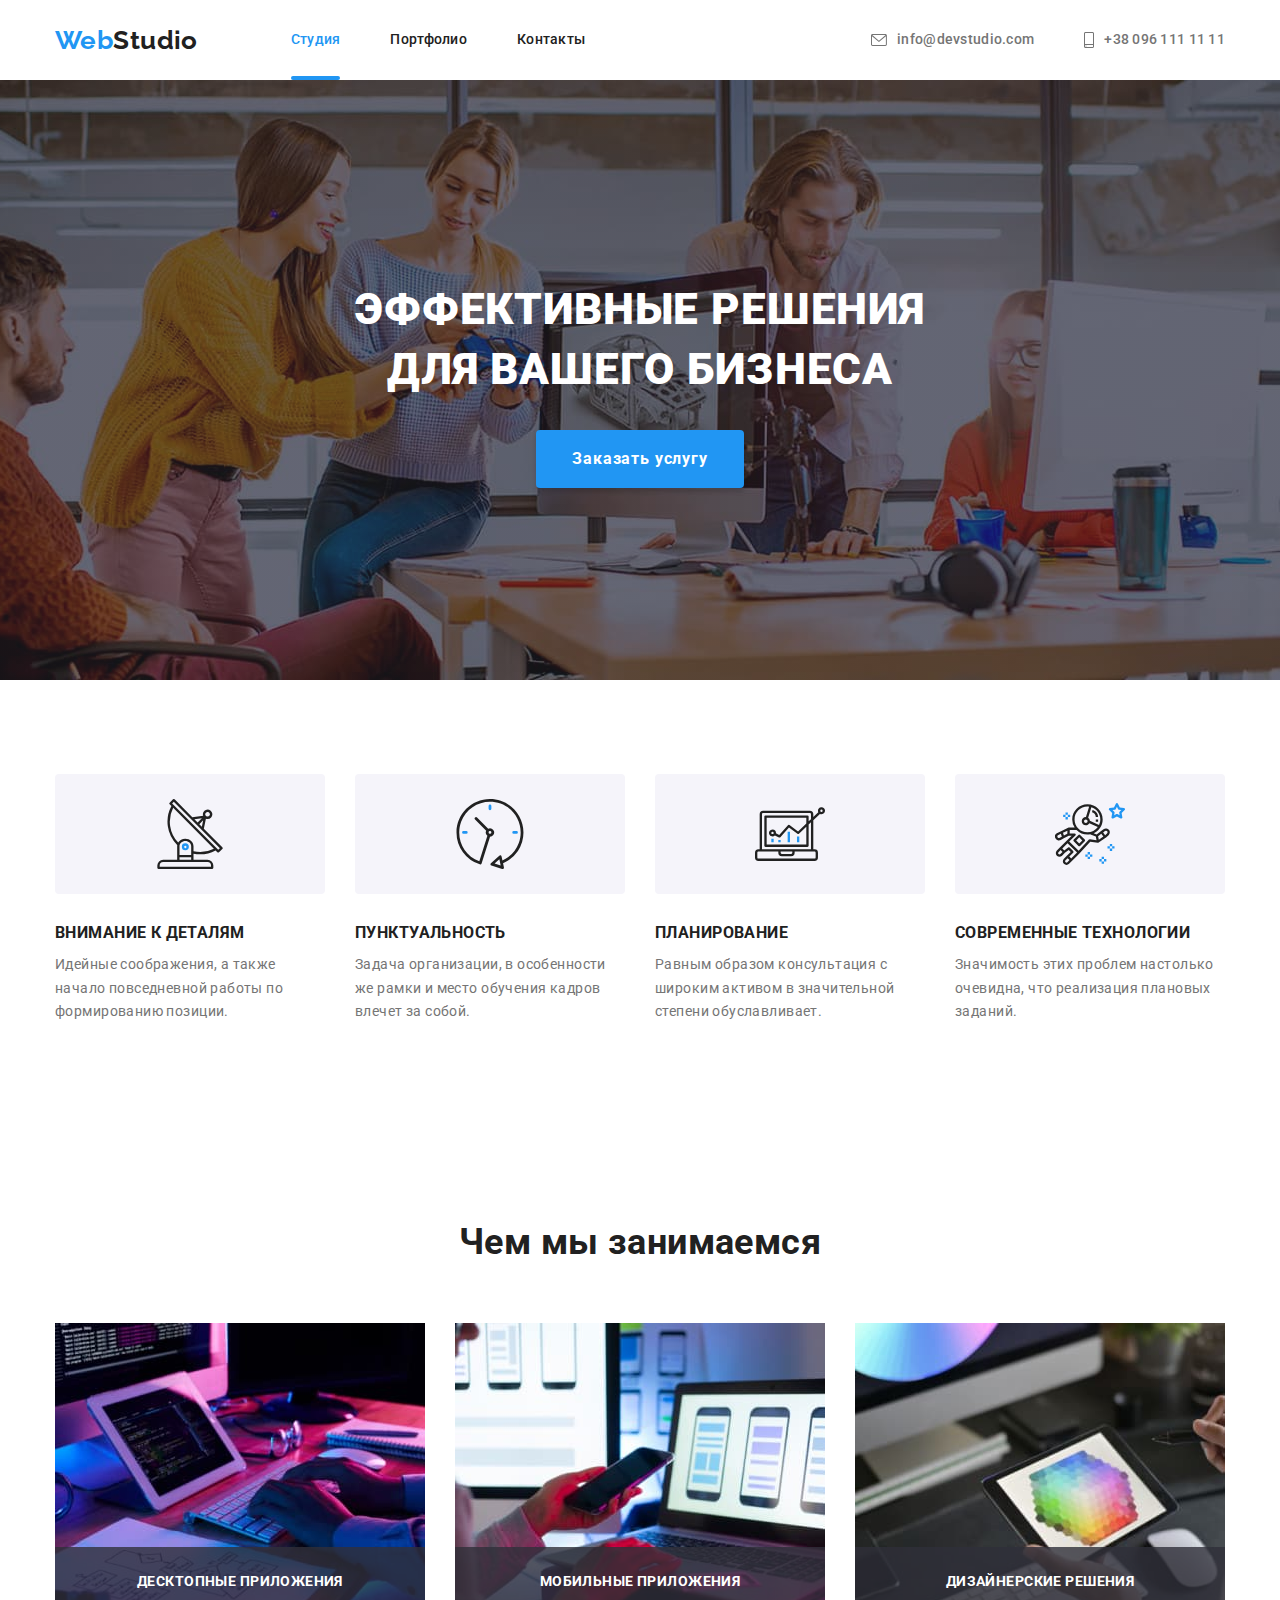
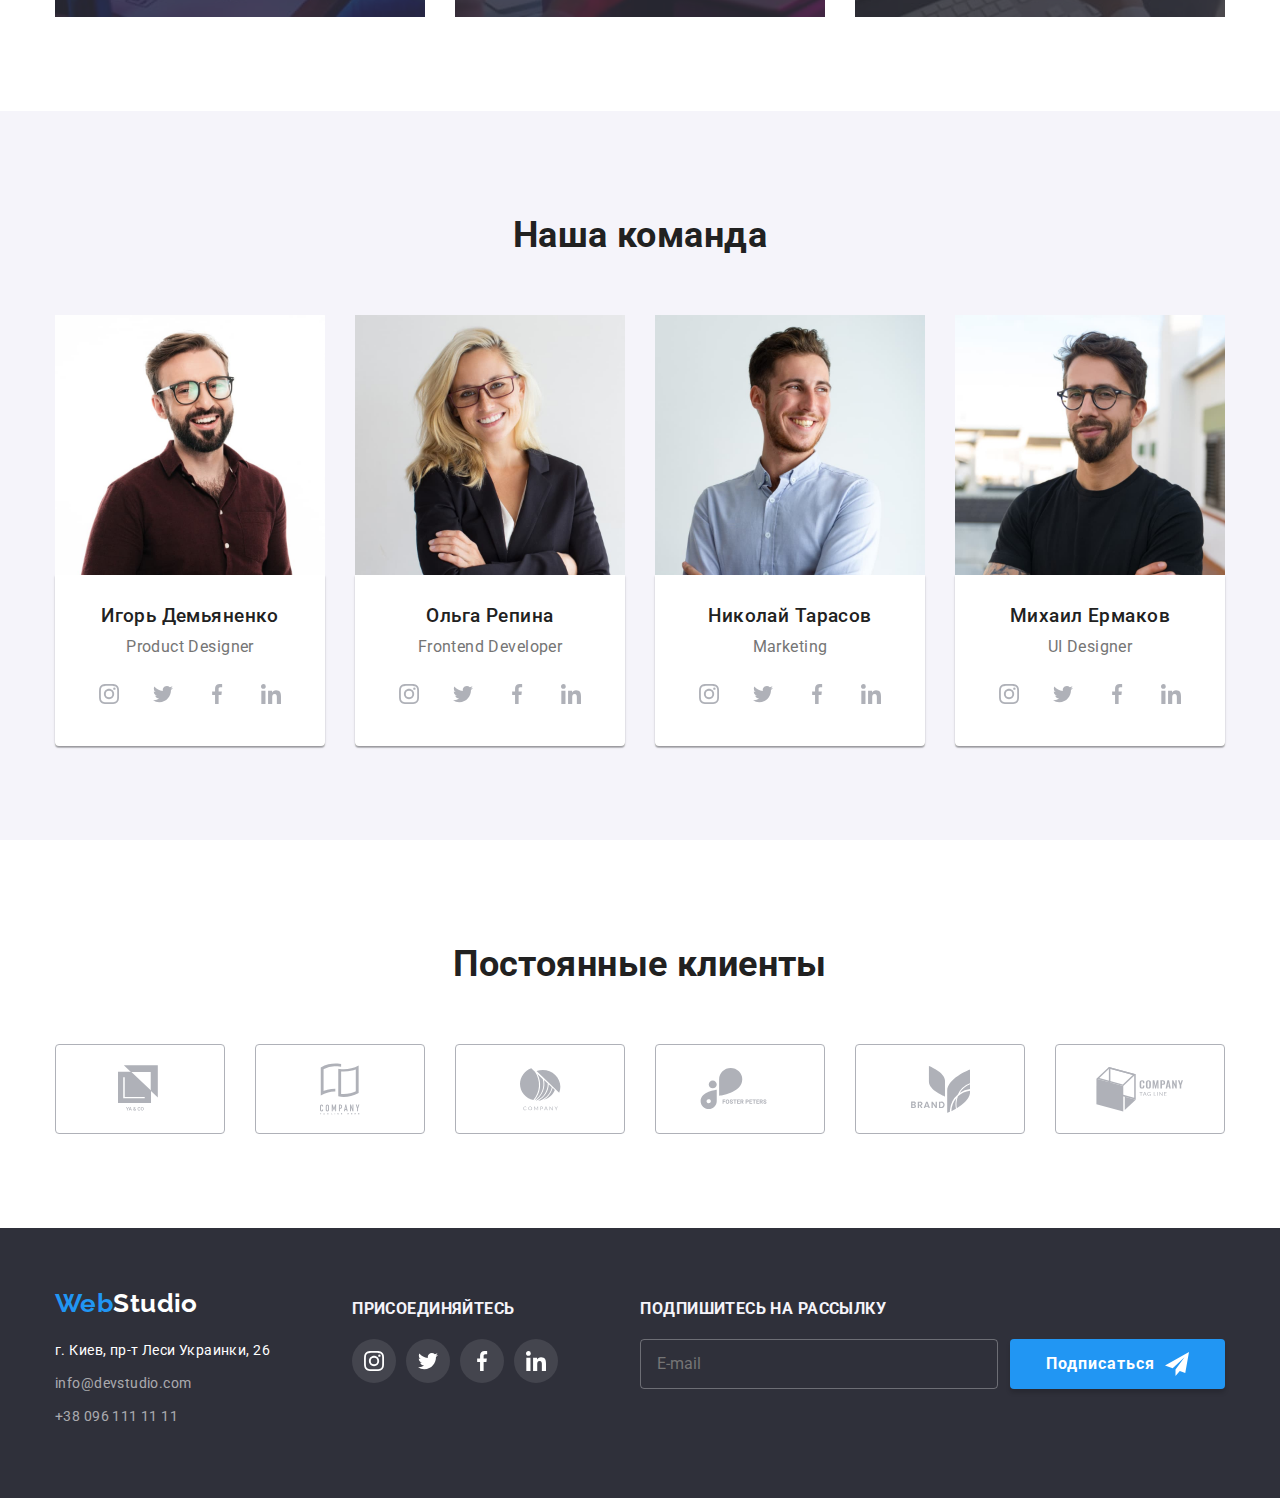
<file: index.html>
<!DOCTYPE html>
<html lang="ru">
  <head>
    <meta charset="UTF-8" />
    <meta name="viewport" content="width=device-width, initial-scale=1.0" />
    <title>Студия WebStudio</title>
    <link rel="preconnect" href="https://fonts.gstatic.com" />
    <link
      href="https://fonts.googleapis.com/css2?family=Raleway:wght@700&family=Roboto:wght@400;500;700;900&display=swap"
      rel="stylesheet"
    />
    <link
      rel="stylesheet"
      href="https://cdnjs.cloudflare.com/ajax/libs/modern-normalize/1.0.0/modern-normalize.min.css"
    />
    <!-- <link rel="stylesheet" href="./css/styles.css" /> -->
    <link rel="stylesheet" href="./css/main.min.css" />
  </head>

  <body>
    <!--Шапка страницы-->
    <header class="header">
      <div class="container navigation">
        <nav class="site-nav">
          <a class="logo link" href="./index.html"
            ><span class="logo-path">Web</span>Studio</a
          >
          <ul class="list nav-pages">
            <li class="item">
              <a class="link current" href="./index.html">Студия</a>
            </li>
            <li class="item">
              <a class="link" href="./portfolio.html">Портфолио</a>
            </li>
            <li class="item">
              <a class="link" href="#">Контакты</a>
            </li>
          </ul>
        </nav>
        <ul class="list header-connection">
          <li class="item">
            <a class="connection link" href="mailto:info@devstudio.com">
              <svg class="icon email" width="16" height="12">
                <use href="./images/main/sprite-icons.svg#icon-envelope"></use>
              </svg>
              info@devstudio.com</a
            >
          </li>
          <li class="item">
            <a class="connection link" href="tel:+380961111111">
              <svg class="icon telephone" width="10" height="16">
                <use
                  href="./images/main/sprite-icons.svg#icon-smartphone"
                ></use>
              </svg>
              +38 096 111 11 11</a
            >
          </li>
        </ul>
      </div>
    </header>
    <!--/Шапка страницы-->

    <main>
      <!--Девиз-->
      <section class="slogan">
        <div class="container">
          <h1 class="slogan-title">Эффективные решения для вашего бизнеса</h1>
          <a class="button-primary link" data-modal-open href="#"
            >Заказать услугу</a
          >
        </div>
      </section>
      <div class="modal-backdrop is-hidden" data-modal>
        <div class="modal-window">
          <button type="button" class="modal-button" data-modal-close>
            <svg width="18" height="18">
              <use href="./images/main/sprite-icons.svg#icon-closebutton"></use>
            </svg>
          </button>
          <form class="form" autocomplete="off">
            <h3 class="form-title">Оставьте свои данные, мы вам перезвоним</h3>
            <div role="group" class="form-item">
              <label class="form-label">
                <span class="form-subtitle">Имя</span>
                <input
                  type="text"
                  name="user-name"
                  class="form-field form-accent"
                  autofocus
                  required
                />
                <svg class="form-icon icon">
                  <use
                    href="./images/main/sprite-icons.svg#icon-form-person"
                  ></use>
                </svg>
              </label>
            </div>
            <div role="group" class="form-item">
              <label class="form-label"
                ><span class="form-subtitle">Телефон</span>
                <input
                  type="tel"
                  name="user-telephone"
                  class="form-field form-accent"
                  required
                />
                <svg class="form-icon icon">
                  <use
                    href="./images/main/sprite-icons.svg#icon-form-phone"
                  ></use>
                </svg>
              </label>
            </div>
            <div role="group" class="form-item">
              <label class="form-label"
                ><span class="form-subtitle">Почта</span
                ><input
                  type="email"
                  name="user-mail"
                  class="form-field form-accent"
                  required
                />
                <svg class="form-icon icon">
                  <use
                    href="./images/main/sprite-icons.svg#icon-form-email"
                  ></use>
                </svg>
              </label>
            </div>
            <div role="group" class="form-item form-comment">
              <label class="form-label">
                <span class="form-subtitle">Комментарий</span
                ><textarea
                  name="comment"
                  placeholder="Введите текст"
                  class="comment-field form-accent"
                ></textarea>
              </label>
            </div>
            <div role="group" class="form-agreement">
              <label class="agreement"
                ><input
                  type="checkbox"
                  name="user-agreement"
                  class="agree-checkbox"
                  required
                />
                <span class="checkbox-icon"></span>
                <span
                  >Соглашаюсь с рассылкой и принимаю
                  <a href="#" class="agreement-link">Условия договора</a></span
                >
              </label>
            </div>
            <button type="submit" value="Отправить" class="button-primary">
              Отправить
            </button>
          </form>
        </div>
      </div>
      <!--/Девиз-->

      <!--Наши преимущества-->
      <section class="advantages section-padding">
        <div class="container">
          <h2 hidden class="title">Наши преимущества</h2>
          <ul class="advantages-catalog list">
            <li class="advantage-item">
              <div class="advantage-icon-background">
                <svg width="70" height="70">
                  <use href="./images/main/sprite-icons.svg#icon-antenna"></use>
                </svg>
              </div>

              <h3 class="advantages-title">Внимание к деталям</h3>
              <p class="advantages-text">
                Идейные соображения, а также начало повседневной работы по
                формированию позиции.
              </p>
            </li>
            <li class="advantage-item">
              <div class="advantage-icon-background">
                <svg width="70" height="70">
                  <use href="./images/main/sprite-icons.svg#icon-clock"></use>
                </svg>
              </div>
              <h3 class="advantages-title">Пунктуальность</h3>
              <p class="advantages-text">
                Задача организации, в особенности же рамки и место обучения
                кадров влечет за собой.
              </p>
            </li>
            <li class="advantage-item">
              <div class="advantage-icon-background">
                <svg width="70" height="70">
                  <use href="./images/main/sprite-icons.svg#icon-diagram"></use>
                </svg>
              </div>
              <h3 class="advantages-title">Планирование</h3>
              <p class="advantages-text">
                Равным образом консультация с широким активом в значительной
                степени обуславливает.
              </p>
            </li>
            <li class="advantage-item">
              <div class="advantage-icon-background">
                <svg width="70" height="70">
                  <use
                    href="./images/main/sprite-icons.svg#icon-astronaut"
                  ></use>
                </svg>
              </div>
              <h3 class="advantages-title">Современные технологии</h3>
              <p class="advantages-text">
                Значимость этих проблем настолько очевидна, что реализация
                плановых заданий.
              </p>
            </li>
          </ul>
        </div>
      </section>
      <!--/Наши преимущества-->

      <!--Наши услуги-->
      <section class="services section-padding">
        <div class="container">
          <h2 class="title">Чем мы занимаемся</h2>
          <ul class="list">
            <li class="our-service">
              <img
                class="service-foto"
                src="./images/main/coding.jpg"
                alt="Пишем код страницы"
                width="370"
                height="294"
              />
              <p class="service-description">Десктопные приложения</p>
            </li>
            <li class="our-service">
              <img
                class="service-foto"
                src="./images/main/adaptation.jpg"
                alt="Адаптируем под разные устройства"
                width="370"
                height="294"
              />
              <p class="service-description">Мобильные приложения</p>
            </li>
            <li class="our-service">
              <img
                class="service-foto"
                src="./images/main/design.jpg"
                alt="Создаем дизайн"
                width="370"
                height="294"
              />
              <p class="service-description">Дизайнерские решения</p>
            </li>
          </ul>
        </div>
      </section>
      <!--/Наши услуги-->

      <!--Наша команда-->
      <section class="team section-padding">
        <div class="container">
          <h2 class="title">Наша команда</h2>
          <ul class="list members-of-team">
            <li class="team-card">
              <img
                class="team-foto"
                src="./images/main/igor-d.jpg"
                alt="фото Игорь Демьяненко"
                width="270"
                height="260"
              />
              <div class="member-content">
                <h3 class="team-member">Игорь Демьяненко</h3>
                <p lang="en" class="team-specialization">Product Designer</p>
                <ul class="social-network-list list">
                  <li class="social-network">
                    <a
                      href="#"
                      class="social-link"
                      aria-label="иконка Инстаграм"
                    >
                      <svg class="icon social-icon" width="20" height="20">
                        <use
                          href="./images/main/sprite-icons.svg#icon-instagram"
                        ></use>
                      </svg>
                    </a>
                  </li>
                  <li class="social-network">
                    <a href="#" class="social-link" aria-label="иконка Твиттер">
                      <svg class="icon social-icon" width="20" height="20">
                        <use
                          href="./images/main/sprite-icons.svg#icon-twitter"
                        ></use>
                      </svg>
                    </a>
                  </li>
                  <li class="social-network">
                    <a href="#" class="social-link" aria-label="иконка Фейсбук">
                      <svg class="icon social-icon" width="20" height="20">
                        <use
                          href="./images/main/sprite-icons.svg#icon-facebook"
                        ></use>
                      </svg>
                    </a>
                  </li>
                  <li class="social-network">
                    <a
                      href="#"
                      class="social-link"
                      aria-label="иконка ЛинкедИн"
                    >
                      <svg class="icon social-icon" width="20" height="20">
                        <use
                          href="./images/main/sprite-icons.svg#icon-linkedin"
                        ></use>
                      </svg>
                    </a>
                  </li>
                </ul>
              </div>
            </li>
            <li class="team-card">
              <img
                class="team-foto"
                src="./images/main/olga-r.jpg"
                alt="фото Ольга Репина"
                width="270"
                height="260"
              />
              <div class="member-content">
                <h3 class="team-member">Ольга Репина</h3>
                <p lang="en" class="team-specialization">Frontend Developer</p>
                <ul class="social-network-list list">
                  <li class="social-network">
                    <a
                      href="#"
                      class="social-link"
                      aria-label="иконка Инстаграм"
                    >
                      <svg class="icon social-icon" width="20" height="20">
                        <use
                          href="./images/main/sprite-icons.svg#icon-instagram"
                        ></use>
                      </svg>
                    </a>
                  </li>
                  <li class="social-network">
                    <a href="#" class="social-link" aria-label="иконка Твиттер">
                      <svg class="icon social-icon" width="20" height="20">
                        <use
                          href="./images/main/sprite-icons.svg#icon-twitter"
                        ></use>
                      </svg>
                    </a>
                  </li>
                  <li class="social-network">
                    <a href="#" class="social-link" aria-label="иконка Фейсбук">
                      <svg class="icon social-icon" width="20" height="20">
                        <use
                          href="./images/main/sprite-icons.svg#icon-facebook"
                        ></use>
                      </svg>
                    </a>
                  </li>
                  <li class="social-network">
                    <a
                      href="#"
                      class="social-link"
                      aria-label="иконка ЛинкедИн"
                    >
                      <svg class="icon social-icon" width="20" height="20">
                        <use
                          href="./images/main/sprite-icons.svg#icon-linkedin"
                        ></use>
                      </svg>
                    </a>
                  </li>
                </ul>
              </div>
            </li>
            <li class="team-card">
              <img
                class="team-foto"
                src="./images/main/nicolay-t.jpg"
                alt="фото Николай Тарасов"
                width="270"
                height="260"
              />
              <div class="member-content">
                <h3 class="team-member">Николай Тарасов</h3>
                <p lang="en" class="team-specialization">Marketing</p>
                <ul class="social-network-list list">
                  <li class="social-network">
                    <a
                      href="#"
                      class="social-link"
                      aria-label="иконка Инстаграм"
                    >
                      <svg class="icon social-icon" width="20" height="20">
                        <use
                          href="./images/main/sprite-icons.svg#icon-instagram"
                        ></use>
                      </svg>
                    </a>
                  </li>
                  <li class="social-network">
                    <a href="#" class="social-link" aria-label="иконка Твиттер">
                      <svg class="icon social-icon" width="20" height="20">
                        <use
                          href="./images/main/sprite-icons.svg#icon-twitter"
                        ></use>
                      </svg>
                    </a>
                  </li>
                  <li class="social-network">
                    <a href="#" class="social-link" aria-label="иконка Фейсбук">
                      <svg class="icon social-icon" width="20" height="20">
                        <use
                          href="./images/main/sprite-icons.svg#icon-facebook"
                        ></use>
                      </svg>
                    </a>
                  </li>
                  <li class="social-network">
                    <a
                      href="#"
                      class="social-link"
                      aria-label="иконка ЛинкедИн"
                    >
                      <svg class="icon social-icon" width="20" height="20">
                        <use
                          href="./images/main/sprite-icons.svg#icon-linkedin"
                        ></use>
                      </svg>
                    </a>
                  </li>
                </ul>
              </div>
            </li>
            <li class="team-card">
              <img
                class="team-foto"
                src="./images/main/michail-e.jpg"
                alt="фото Михаил Ермаков"
                width="270"
                height="260"
              />
              <div class="member-content">
                <h3 class="team-member">Михаил Ермаков</h3>
                <p lang="en" class="team-specialization">UI Designer</p>
                <ul class="social-network-list list">
                  <li class="social-network">
                    <a
                      href="#"
                      class="social-link"
                      aria-label="иконка Инстаграм"
                    >
                      <svg class="icon social-icon" width="20" height="20">
                        <use
                          href="./images/main/sprite-icons.svg#icon-instagram"
                        ></use>
                      </svg>
                    </a>
                  </li>
                  <li class="social-network">
                    <a href="#" class="social-link" aria-label="иконка Твиттер">
                      <svg class="icon social-icon" width="20" height="20">
                        <use
                          href="./images/main/sprite-icons.svg#icon-twitter"
                        ></use>
                      </svg>
                    </a>
                  </li>
                  <li class="social-network">
                    <a href="#" class="social-link" aria-label="иконка Фейсбук">
                      <svg class="icon social-icon" width="20" height="20">
                        <use
                          href="./images/main/sprite-icons.svg#icon-facebook"
                        ></use>
                      </svg>
                    </a>
                  </li>
                  <li class="social-network">
                    <a
                      href="#"
                      class="social-link"
                      aria-label="иконка ЛинкедИн"
                    >
                      <svg class="icon social-icon" width="20" height="20">
                        <use
                          href="./images/main/sprite-icons.svg#icon-linkedin"
                        ></use>
                      </svg>
                    </a>
                  </li>
                </ul>
              </div>
            </li>
          </ul>
        </div>
      </section>
      <!--/Наша команда-->

      <!-- Наши клиенты -->
      <section class="clients section-padding">
        <div class="container">
          <h2 class="title">Постоянные клиенты</h2>
          <ul class="list regular-clients">
            <li class="client">
              <a href="#" class="link client-link">
                <svg class="icon" width="44" height="49">
                  <use href="./images/main/sprite-icons.svg#icon-yaco"></use>
                </svg>
              </a>
            </li>
            <li class="client">
              <a href="#" class="link client-link">
                <svg class="icon" width="40" height="52">
                  <use
                    href="./images/main/sprite-icons.svg#icon-taglinehere"
                  ></use>
                </svg>
              </a>
            </li>
            <li class="client">
              <a href="#" class="link client-link">
                <svg class="icon" width="41" height="43">
                  <use href="./images/main/sprite-icons.svg#icon-company"></use>
                </svg>
              </a>
            </li>
            <li class="client">
              <a href="#" class="link client-link">
                <svg class="icon" width="80" height="42">
                  <use
                    href="./images/main/sprite-icons.svg#icon-fosterpeters"
                  ></use>
                </svg>
              </a>
            </li>
            <li class="client">
              <a href="#" class="link client-link">
                <svg class="icon" width="59" height="47">
                  <use href="./images/main/sprite-icons.svg#icon-brand"></use>
                </svg>
              </a>
            </li>
            <li class="client">
              <a href="#" class="link client-link">
                <svg class="icon" width="88" height="45">
                  <use href="./images/main/sprite-icons.svg#icon-tagline"></use>
                </svg>
              </a>
            </li>
          </ul>
        </div>
      </section>
      <!-- Наши клиенты -->
    </main>

    <!--Подвал с контактами-->
    <footer class="footer">
      <div class="container">
        <div class="footer-links">
          <div class="footer-contacts">
            <a class="logo logo-inverse link" href="./index.html"
              ><span class="logo-path">Web</span>Studio</a
            >
            <address class="address">г. Киев, пр-т Леси Украинки, 26</address>
            <address class="footer-connection">
              <a class="connection link" href="mailto:info@devstudio.com"
                >info@devstudio.com</a
              >
            </address>
            <address class="footer-connection">
              <a class="connection link" href="tel:+380961111111"
                >+38 096 111 11 11</a
              >
            </address>
          </div>
          <div class="join">
            <h3 class="advantages-title title-inverse">присоединяйтесь</h3>
            <ul class="list social-network-list">
              <li class="social-network">
                <a
                  href="#"
                  class="social-link company-social-link"
                  aria-label="иконка Инстаграм"
                >
                  <svg class="icon social-icon" width="20" height="20">
                    <use
                      href="./images/main/sprite-icons.svg#icon-instagram"
                    ></use>
                  </svg>
                </a>
              </li>
              <li class="social-network">
                <a
                  href="#"
                  class="social-link company-social-link"
                  aria-label="иконка Твиттер"
                >
                  <svg class="icon social-icon" width="20" height="20">
                    <use
                      href="./images/main/sprite-icons.svg#icon-twitter"
                    ></use>
                  </svg>
                </a>
              </li>
              <li class="social-network">
                <a
                  href="#"
                  class="social-link company-social-link"
                  aria-label="иконка Фейсбук"
                >
                  <svg class="icon social-icon" width="20" height="20">
                    <use
                      href="./images/main/sprite-icons.svg#icon-facebook"
                    ></use>
                  </svg>
                </a>
              </li>
              <li class="social-network">
                <a
                  href="#"
                  class="social-link company-social-link"
                  aria-label="иконка ЛинкедИн"
                >
                  <svg class="icon social-icon" width="20" height="20">
                    <use
                      href="./images/main/sprite-icons.svg#icon-linkedin"
                    ></use>
                  </svg>
                </a>
              </li>
            </ul>
          </div>
          <div class="subscribe">
            <h3 class="advantages-title title-inverse">
              Подпишитесь на рассылку
            </h3>
            <div class="footer-subscribe-form">
              <form class="subscribe-form">
                <input
                  type="email"
                  name="subscribe-email"
                  placeholder="E-mail"
                  class="email-form form-accent"
                />
                <button type="submit" class="button-primary">
                  Подписаться
                  <svg class="icon send-icon" width="24" height="24">
                    <use href="./images/main/sprite-icons.svg#icon-send"></use>
                  </svg>
                </button>
              </form>
            </div>
          </div>
        </div>
      </div>
    </footer>
    <!--/Подвал с контактами-->

    <script src="./js/modal.js"></script>
  </body>
</html>
</file>
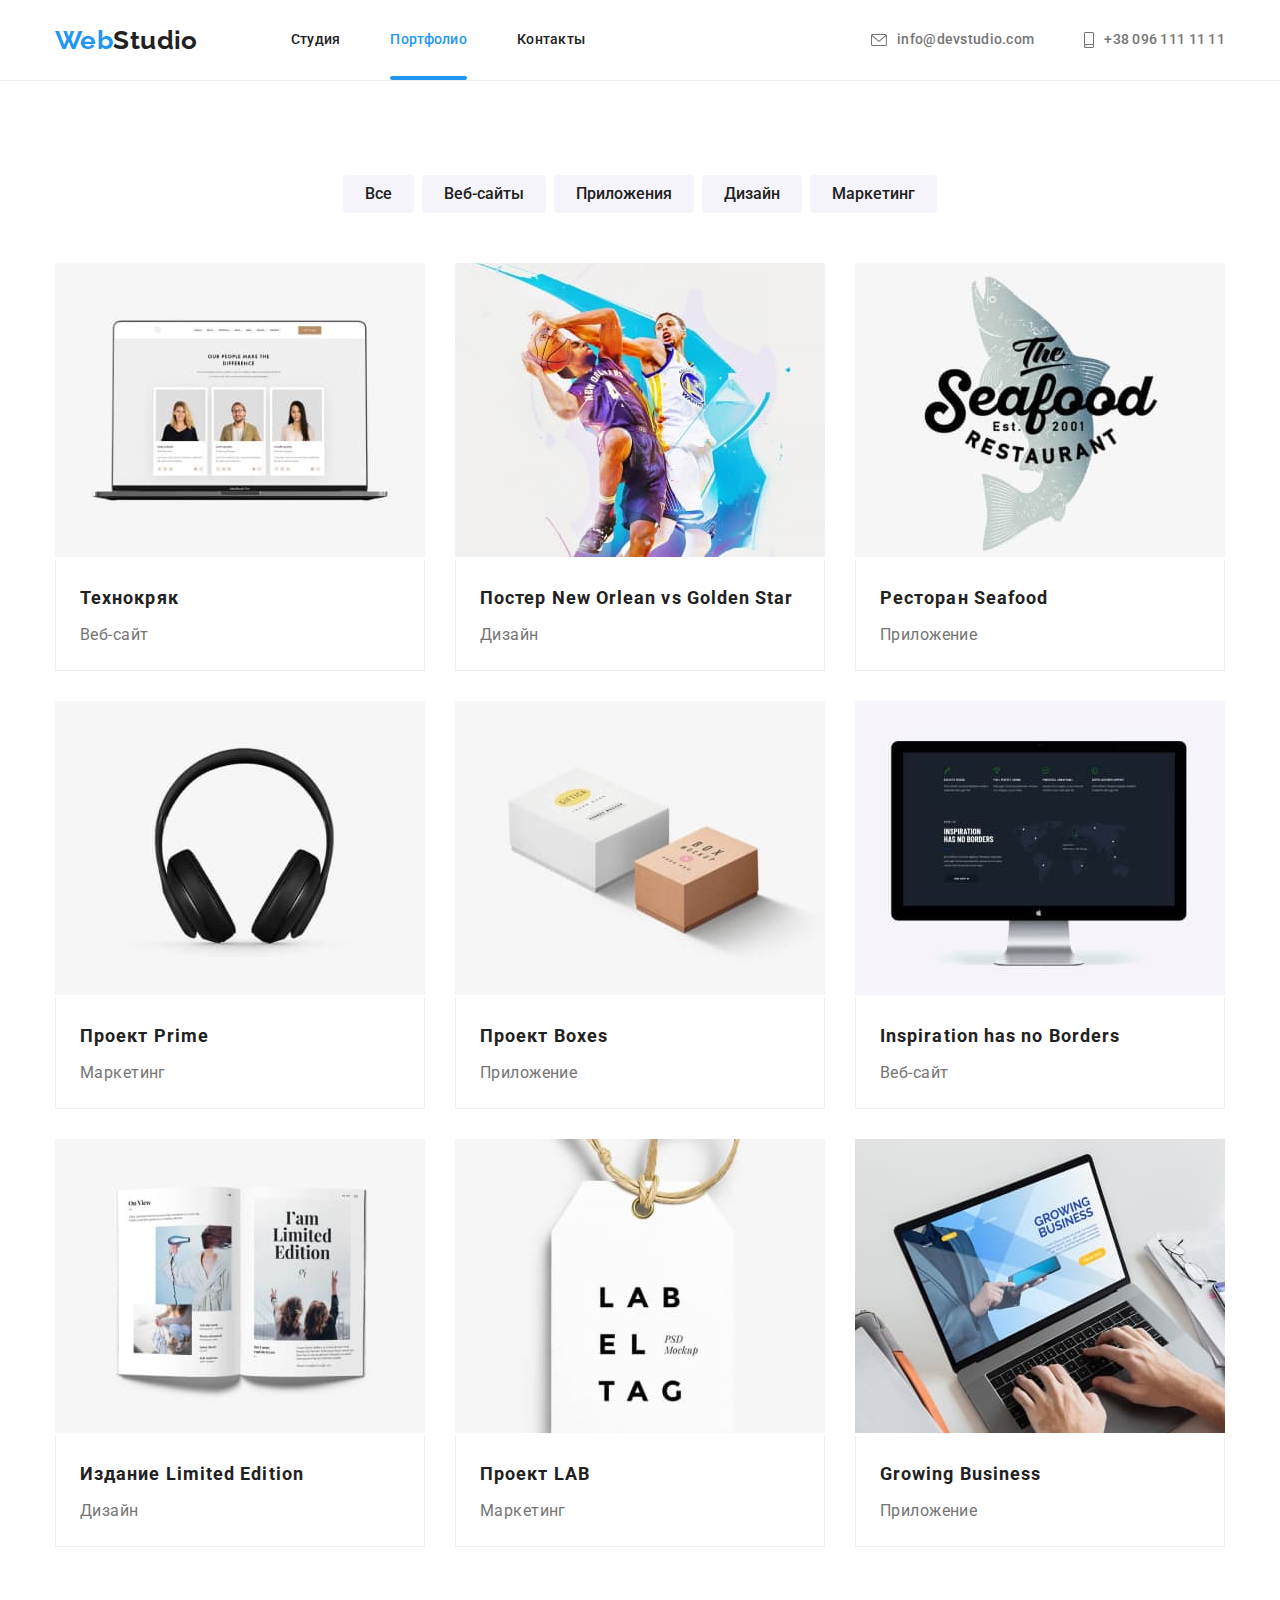
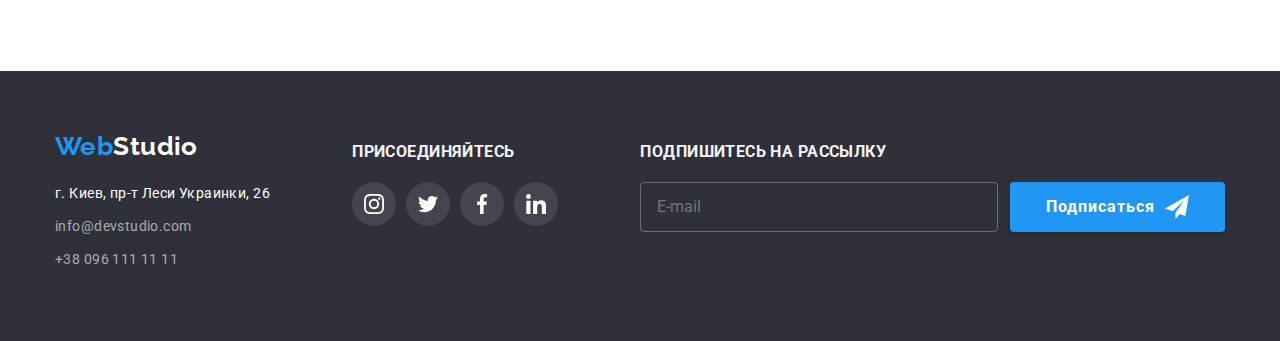
<file: portfolio.html>
<!DOCTYPE html>
<html lang="ru">
  <head>
    <meta charset="UTF-8" />
    <meta name="viewport" content="width=device-width, initial-scale=1.0" />
    <title>Portfolio WebStudio</title>
    <link rel="preconnect" href="https://fonts.gstatic.com" />
    <link
      href="https://fonts.googleapis.com/css2?family=Raleway:wght@700&family=Roboto:wght@400;500;700;900&display=swap"
      rel="stylesheet"
    />
    <link
      rel="stylesheet"
      href="https://cdnjs.cloudflare.com/ajax/libs/modern-normalize/1.0.0/modern-normalize.min.css"
    />
    <!-- <link rel="stylesheet" href="./css/styles.css" /> -->
    <link rel="stylesheet" href="./css/portfolio.min.css" />
  </head>

  <body>
    <!--Шапка страницы-->
    <header class="header">
      <div class="container navigation">
        <nav class="site-nav">
          <a class="logo link" href="./index.html"
            ><span class="logo-path">Web</span>Studio</a
          >
          <ul class="list nav-pages">
            <li class="item">
              <a class="link" href="./index.html">Студия</a>
            </li>
            <li class="item">
              <a class="link current" href="./portfolio.html">Портфолио</a>
            </li>
            <li class="item">
              <a class="link" href="#">Контакты</a>
            </li>
          </ul>
        </nav>
        <ul class="list header-connection">
          <li class="item">
            <a class="connection link" href="mailto:info@devstudio.com">
              <svg class="icon email" width="16" height="12">
                <use href="./images/main/sprite-icons.svg#icon-envelope"></use>
              </svg>
              info@devstudio.com</a
            >
          </li>
          <li class="item">
            <a class="connection link" href="tel:+380961111111">
              <svg class="icon telephone" width="10" height="16">
                <use
                  href="./images/main/sprite-icons.svg#icon-smartphone"
                ></use>
              </svg>
              +38 096 111 11 11</a
            >
          </li>
        </ul>
      </div>
    </header>
    <!--Шапка страницы-->

    <main>
      <h1 hidden>Портфолио</h1>

      <!--Фильтр-->
      <section class="portfolio section-padding">
        <div class="container">
          <ul class="portfolio-buttons list">
            <li class="pf-button">
              <button type="button" class="filter-button">Все</button>
            </li>
            <li class="pf-button">
              <button type="button" class="filter-button">Веб-сайты</button>
            </li>
            <li class="pf-button">
              <button type="button" class="filter-button">Приложения</button>
            </li>
            <li class="pf-button">
              <button type="button" class="filter-button">Дизайн</button>
            </li>
            <li class="pf-button">
              <button type="button" class="filter-button">Маркетинг</button>
            </li>
          </ul>

          <!--/Фильтр-->

          <!--Проекты-->
          <ul class="projects list">
            <li class="project-card">
              <a class="link" href="#">
                <div class="project-foto">
                  <img
                    src="./images/portfolio/technokriak.jpg"
                    alt="Сайт студии Технокряк"
                    width="370"
                    height="294"
                  />
                  <div class="project-overlay">
                    <p class="project-description">
                      Технокряк это современная площадка распространения
                      коронавируса. Компании используют эту платформу для
                      цифрового шпионажа и атак на защищённые сервера
                      конкурентов.
                    </p>
                  </div>
                </div>

                <div class="card-content">
                  <h3 class="project-title">Технокряк</h3>
                  <p>Веб-сайт</p>
                </div>
              </a>
            </li>
            <li class="project-card">
              <a class="link" href="#">
                <div class="project-foto">
                  <img
                    src="./images/portfolio/basketball.jpg"
                    alt="Баскетболисты"
                    width="370"
                    height="294"
                  />
                  <div class="project-overlay">
                    <p class="project-description">
                      Технокряк это современная площадка распространения
                      коронавируса. Компании используют эту платформу для
                      цифрового шпионажа и атак на защищённые сервера
                      конкурентов.
                    </p>
                  </div>
                </div>
                <div class="card-content">
                  <h3 class="project-title">
                    Постер New Orlean vs Golden Star
                  </h3>
                  <p>Дизайн</p>
                </div>
              </a>
            </li>
            <li class="project-card">
              <a class="link" href="#">
                <div class="project-foto">
                  <img
                    src="./images/portfolio/seafood.jpg"
                    alt="Логотип ресторана Seafood"
                    width="370"
                    height="294"
                  />
                  <div class="project-overlay">
                    <p class="project-description">
                      Технокряк это современная площадка распространения
                      коронавируса. Компании используют эту платформу для
                      цифрового шпионажа и атак на защищённые сервера
                      конкурентов.
                    </p>
                  </div>
                </div>
                <div class="card-content">
                  <h3 class="project-title">Ресторан Seafood</h3>
                  <p>Приложение</p>
                </div>
              </a>
            </li>
            <li class="project-card">
              <a class="link" href="#">
                <div class="project-foto">
                  <img
                    src="./images/portfolio/headphones.jpg"
                    alt="Наушники"
                    width="370"
                    height="294"
                  />
                  <div class="project-overlay">
                    <p class="project-description">
                      Технокряк это современная площадка распространения
                      коронавируса. Компании используют эту платформу для
                      цифрового шпионажа и атак на защищённые сервера
                      конкурентов.
                    </p>
                  </div>
                </div>

                <div class="card-content">
                  <h3 class="project-title">Проект Prime</h3>
                  <p>Маркетинг</p>
                </div>
              </a>
            </li>
            <li class="project-card">
              <a class="link" href="#">
                <div class="project-foto">
                  <img
                    src="./images/portfolio/boxes.jpg"
                    alt="Коробочки"
                    width="370"
                    height="294"
                  />
                  <div class="project-overlay">
                    <p class="project-description">
                      Технокряк это современная площадка распространения
                      коронавируса. Компании используют эту платформу для
                      цифрового шпионажа и атак на защищённые сервера
                      конкурентов.
                    </p>
                  </div>
                </div>
                <div class="card-content">
                  <h3 class="project-title">Проект Boxes</h3>
                  <p>Приложение</p>
                </div>
              </a>
            </li>
            <li class="project-card">
              <a class="link" href="#">
                <div class="project-foto">
                  <img
                    src="./images/portfolio/monitor.jpg"
                    alt="Монитор"
                    width="370"
                    height="294"
                  />
                  <div class="project-overlay">
                    <p class="project-description">
                      Технокряк это современная площадка распространения
                      коронавируса. Компании используют эту платформу для
                      цифрового шпионажа и атак на защищённые сервера
                      конкурентов.
                    </p>
                  </div>
                </div>
                <div class="card-content">
                  <h3 class="project-title">Inspiration has no Borders</h3>
                  <p>Веб-сайт</p>
                </div>
              </a>
            </li>
            <li class="project-card">
              <a class="link" href="#">
                <div class="project-foto">
                  <img
                    src="./images/portfolio/magazine.jpg"
                    alt="Журнал"
                    width="370"
                    height="294"
                  />
                  <div class="project-overlay">
                    <p class="project-description">
                      Технокряк это современная площадка распространения
                      коронавируса. Компании используют эту платформу для
                      цифрового шпионажа и атак на защищённые сервера
                      конкурентов.
                    </p>
                  </div>
                </div>
                <div class="card-content">
                  <h3 class="project-title">Издание Limited Edition</h3>
                  <p>Дизайн</p>
                </div>
              </a>
            </li>
            <li class="project-card">
              <a class="link" href="#">
                <div class="project-foto">
                  <img
                    src="./images/portfolio/label.jpg"
                    alt="Бирка"
                    width="370"
                    height="294"
                  />
                  <div class="project-overlay">
                    <p class="project-description">
                      Технокряк это современная площадка распространения
                      коронавируса. Компании используют эту платформу для
                      цифрового шпионажа и атак на защищённые сервера
                      конкурентов.
                    </p>
                  </div>
                </div>
                <div class="card-content">
                  <h3 class="project-title">Проект LAB</h3>
                  <p>Маркетинг</p>
                </div>
              </a>
            </li>
            <li class="project-card">
              <a class="link" href="#">
                <div class="project-foto">
                  <img
                    src="./images/portfolio/notebook.jpg"
                    alt="Работа за ноутбуком"
                    width="370"
                    height="294"
                  />
                  <div class="project-overlay">
                    <p class="project-description">
                      Технокряк это современная площадка распространения
                      коронавируса. Компании используют эту платформу для
                      цифрового шпионажа и атак на защищённые сервера
                      конкурентов.
                    </p>
                  </div>
                </div>
                <div class="card-content">
                  <h3 class="project-title">Growing Business</h3>
                  <p>Приложение</p>
                </div>
              </a>
            </li>
          </ul>
        </div>
      </section>
      <!--/Проекты-->
    </main>
    <!--Подвал с контактами-->
    <footer class="footer">
      <div class="container">
        <div class="footer-links">
          <div class="footer-contacts">
            <a class="logo logo-inverse link" href="./index.html"
              ><span class="logo-path">Web</span>Studio</a
            >
            <address class="address">г. Киев, пр-т Леси Украинки, 26</address>
            <address class="footer-connection">
              <a class="connection link" href="mailto:info@devstudio.com"
                >info@devstudio.com</a
              >
            </address>
            <address class="footer-connection">
              <a class="connection link" href="tel:+380961111111"
                >+38 096 111 11 11</a
              >
            </address>
          </div>
          <div class="join">
            <h3 class="advantages-title title-inverse">присоединяйтесь</h3>
            <ul class="list social-network-list">
              <li class="social-network">
                <a
                  href="#"
                  class="social-link company-social-link"
                  aria-label="иконка Инстаграм"
                >
                  <svg class="icon social-icon" width="20" height="20">
                    <use
                      href="./images/main/sprite-icons.svg#icon-instagram"
                    ></use>
                  </svg>
                </a>
              </li>
              <li class="social-network">
                <a
                  href="#"
                  class="social-link company-social-link"
                  aria-label="иконка Твиттер"
                >
                  <svg class="icon social-icon" width="20" height="20">
                    <use
                      href="./images/main/sprite-icons.svg#icon-twitter"
                    ></use>
                  </svg>
                </a>
              </li>
              <li class="social-network">
                <a
                  href="#"
                  class="social-link company-social-link"
                  aria-label="иконка Фейсбук"
                >
                  <svg class="icon social-icon" width="20" height="20">
                    <use
                      href="./images/main/sprite-icons.svg#icon-facebook"
                    ></use>
                  </svg>
                </a>
              </li>
              <li class="social-network">
                <a
                  href="#"
                  class="social-link company-social-link"
                  aria-label="иконка ЛинкедИн"
                >
                  <svg class="icon social-icon" width="20" height="20">
                    <use
                      href="./images/main/sprite-icons.svg#icon-linkedin"
                    ></use>
                  </svg>
                </a>
              </li>
            </ul>
          </div>
          <div class="subscribe">
            <h3 class="advantages-title title-inverse">
              Подпишитесь на рассылку
            </h3>
            <div class="footer-subscribe-form">
              <form class="subscribe-form">
                <input
                  type="email"
                  name="subscribe-email"
                  placeholder="E-mail"
                  class="email-form form-accent"
                />
                <button type="submit" class="button-primary">
                  Подписаться
                  <svg class="icon send-icon" width="24" height="24">
                    <use href="./images/main/sprite-icons.svg#icon-send"></use>
                  </svg>
                </button>
              </form>
            </div>
          </div>
        </div>
      </div>
    </footer>
    <!--/Подвал с контактами-->
  </body>
</html>
</file>
<file: css/styles.css>
/* === Общие === */
:root {
  /* Палитра */
  --color-grey: #757575;
  --color-black: #212121;
  --color-blue: #2196f3;
  --color-white: #ffffff;
  --color-very-transparent-grey: rgba(255, 255, 255, 0.1);
  --color-transparent-grey: rgba(255, 255, 255, 0.6);
  --color-light-black: #2f303a;
  --color-light-grey: #f5f4fa;
  --color-almost-white: #eeeeee;
  --color-second-almost-white: #ececec;
  --color-dark-grey: rgba(47, 48, 58, 0.4);
  --color-grey-two: #afb1b8;

  /* Переменные */
  --main-text-color: var(--color-grey);
  --title-text-color: var(--color-black);
  --accent-color: var(--color-blue);
  --main-white-color: var(--color-white);
  --footer-color: var(--color-transparent-grey);
  --background-color-footer: var(--color-light-black);
  --background-button-color: var(--color-light-grey);
  --card-border-color: var(--color-almost-white);
  --section-border-color: var(--color-second-almost-white);
  --background-gradient: var(--color-dark-grey);
  --icon-color: var(--color-grey-two);
  --icon-footer-background: var(--color-very-transparent-grey);

  --main-font-family: Roboto, sans-serif;
  --second-font-family: Raleway, sans-serif;

  --timing-function: cubic-bezier(0.4, 0, 0.2, 1);
  --animation-time: 250ms;
}

/* Общие стили */

* {
  margin: 0;
  padding: 0;
}

.icon {
  fill: currentColor;
}

body {
  color: var(--main-text-color);
  background-color: var(--main-white-color);
  font-family: var(--main-font-family);
  font-size: 14px;
  font-weight: 400;
  font-style: normal;
  letter-spacing: 0.03em;
}

.container {
  margin-left: auto;
  margin-right: auto;
  width: 1200px;
  padding-left: 15px;
  padding-right: 15px;
}

.section-padding {
  padding-top: 94px;
  padding-bottom: 94px;
}

.list {
  list-style: none;
}

.link {
  text-decoration: none;
}

.title {
  margin-bottom: 50px;
  color: var(--title-text-color);
  font-weight: 700;
  font-size: 36px;
  line-height: 1.67;
  text-align: center;
}

/* === /Общие === */

/*=== Шапка страницы ===*/

.logo {
  display: inline-block;
  margin-right: 93px;

  color: var(--title-text-color);
  font-family: var(--second-font-family);
  font-weight: 700;
  font-size: 26px;
  line-height: 1.19;
}

.logo-path {
  color: var(--accent-color);
}

.list .link {
  transition: color var(--animation-time) var(--timing-function);

  color: var(--title-text-color);
  font-weight: 500;
  line-height: 1.14;
  letter-spacing: 0.02em;
}

.list .link:hover,
.list .link:focus,
.list .link.current {
  color: var(--accent-color);
}

.current {
  position: relative;
}

.current::after {
  display: block;
  position: absolute;
  left: 0;
  bottom: 0%;
  content: "";
  width: 100%;
  height: 4px;
  background-color: var(--accent-color);
  border-radius: 2px;
}

.connection {
  color: var(--footer-color);
  font-style: normal;
  line-height: 1.71;
}

.navigation {
  display: flex;
}

.site-nav {
  display: flex;
  align-items: center;
}

.nav-pages {
  display: flex;
}

.nav-pages .item:not(:last-child) {
  margin-right: 50px;
}

.nav-pages .link {
  display: block;
  padding-top: 32px;
  padding-bottom: 32px;
}

.header-connection {
  display: flex;
  align-items: center;
  margin-left: auto;
}

.header-connection .link {
  display: flex;
  align-items: center;
}

.header-connection .item:not(:last-child) {
  margin-right: 50px;
}

.header-connection .connection {
  color: var(--main-text-color);
}

.email {
  margin-right: 10px;
}

.telephone {
  margin-right: 10px;
}

/*=== /Шапка страницы ===*/

/*===Девиз===*/

.slogan {
  height: 600px;
  margin-left: auto;
  margin-right: auto;
  background-color: var(--background-color-footer);
  background-image: linear-gradient(
      to right,
      var(--background-gradient),
      var(--background-gradient)
    ),
    url("../images/main/banner.jpg");
  background-repeat: no-repeat;
  background-size: cover;
  background-position: center;

  text-align: center;
  letter-spacing: 0.06em;
}

.slogan .container {
  padding-top: 200px;
  padding-bottom: 200px;
}

.slogan-title {
  width: 600px;
  margin-left: auto;
  margin-right: auto;
  margin-bottom: 30px;

  color: var(--main-white-color);
  font-weight: 900;
  font-size: 44px;
  line-height: 1.36;
  text-transform: uppercase;
}

.button-primary {
  display: inline-block;
  border: 4px solid transparent;
  box-shadow: 0px 4px 4px rgba(0, 0, 0, 0.15);
  border-radius: 4px;
  min-width: 200px;
  padding: 10px 32px;

  color: var(--main-white-color);
  background-color: var(--accent-color);
  font-weight: 700;
  font-size: 16px;
  line-height: 1.87;
}

.modal-backdrop {
  position: fixed;
  width: 100%;
  height: 100%;
  z-index: 2;

  top: 0;
  right: 0;
  background-color: rgba(0, 0, 0, 0.2);
  opacity: 1;
  transition: opacity var(--animation-time) var(--timing-function);
}

.modal-window {
  position: absolute;
  top: 50%;
  left: 50%;
  transform: scale(1) translate(-50%, -50%);
  transition: transform var(--animation-time) var(--timing-function);

  width: 528px;
  height: 581px;
  background-color: var(--main-white-color);
  box-shadow: 0px 1px 3px rgba(0, 0, 0, 0.12), 0px 1px 1px rgba(0, 0, 0, 0.14),
    0px 2px 1px rgba(0, 0, 0, 0.2);
  border-radius: 4px;
}

.modal-button {
  position: absolute;
  display: flex;
  align-items: center;
  justify-content: center;
  top: 8px;
  right: 8px;
  width: 30px;
  height: 30px;
  border-radius: 50%;
  background: var(--main-white-color);
  border: 1px solid rgba(0, 0, 0, 0.1);

  transition: fill var(--animation-time) var(--timing-function);
}

.modal-button:hover,
.modal-button:focus {
  fill: var(--accent-color);
  cursor: pointer;
}

.is-hidden {
  visibility: hidden;
  opacity: 0;
  pointer-events: none;
}

.modal-backdrop.is-hidden .modal-window {
  transform: translate(-50%, -50%) scale(0.9);
}

.form {
  width: 528px;
  padding: 40px;
}

.form-item {
  display: flex;
  flex-direction: column;
  position: relative;
}

.form-title {
  margin-bottom: 12px;
  font-weight: 700;
  font-size: 20px;
  line-height: 1.15;
  text-align: center;
  color: var(--title-text-color);
}

.form-field {
  padding-left: 42px;
  height: 40px;
  border: 1px solid rgba(33, 33, 33, 0.2);
  border-radius: 4px;
  color: var(--title-text-color);

  transition: border var(--animation-time) var(--timing-function);
}

.form-field:focus,
.comment-field:focus {
  outline: none;
  border: 1px solid var(--accent-color);
  cursor: pointer;
}

.form-field:focus + .form-icon {
  fill: var(--accent-color);
  cursor: pointer;
}

.form-item:not(.form-comment) {
  margin-bottom: 10px;
}

.form-subtitle {
  margin-bottom: 4px;
  color: var(--main-text-color);
}

.form-item.form-comment {
  margin-bottom: 20px;
}

.form-label {
  display: flex;
  flex-direction: column;
  font-size: 12px;
  line-height: 1.16;
  letter-spacing: 0.01em;
}

.form-icon {
  position: absolute;
  top: 50%;
  left: 12px;
  width: 18px;
  height: 18px;
  margin-right: 12px;
  fill: var(--title-text-color);
  transition: fill var(--animation-time) var(--timing-function);
}

.comment-field {
  resize: none;
  min-height: 120px;
  padding: 12px 16px;
  border: 1px solid rgba(33, 33, 33, 0.2);
  border-radius: 4px;

  transition: border var(--animation-time) var(--timing-function);
}

.comment-field::placeholder {
  font-size: 12px;
  line-height: 1.16;
  letter-spacing: 0.01em;
  color: rgba(117, 117, 117, 0.5);
}

.form-agreement {
  margin-bottom: 30px;
}

.agreement {
  display: flex;
  align-items: center;
  line-height: 1.71;
}

.agreement-link {
  display: inline-block;
  color: var(--accent-color);
}

.agree-checkbox {
  -webkit-appearance: none;
  -moz-appearance: none;
  appearance: none;
  position: absolute;
}

.checkbox-icon {
  display: block;
  width: 16px;
  height: 15px;
  margin-left: 12px;
  margin-right: 7px;
  border: 2px solid var(--title-text-color);
  border-radius: 2px;
  transition: border-color var(--animation-time) var(--timing-function),
    background-color var(--animation-time) var(--timing-function);
}

.agree-checkbox:focus + .checkbox-icon {
  border-color: var(--accent-color);
}

.agree-checkbox:checked + .checkbox-icon {
  background-image: url(../images/main/icon-check.svg);
  background-repeat: no-repeat;
  background-size: contain;
  background-position: center;
  background-origin: border-box;
  background-color: var(--accent-color);
  border-color: var(--accent-color);
}

.form-button {
  margin-left: 124px;
  margin-right: 124px;
  letter-spacing: 0.06em;
  box-shadow: 0px 4px 4px rgba(0, 0, 0, 0.15);
  border-radius: 4px;
  cursor: pointer;
}
/*===/Девиз===*/

/*=== Наши преимущества ===*/

.advantages {
  color: var(--main-text-color);
}

.advantages-catalog {
  display: flex;
}

.advantage-item {
  width: 270px;
}

.advantage-icon-background {
  display: flex;
  align-items: center;
  justify-content: center;
  margin-bottom: 30px;

  height: 120px;
  background-color: var(--background-button-color);
  border-radius: 4px;
}

.advantages-catalog .advantage-item:not(:last-child) {
  margin-right: 30px;
}

.advantages-title {
  margin-bottom: 10px;

  color: var(--title-text-color);
  font-weight: 700;
  line-height: 1.14;
  text-transform: uppercase;
}

.advantages-text {
  line-height: 1.71;
  text-align: left;
}

/*=== /Наши преимущества ===*/

/*=== Наши услуги ===*/

.services {
  z-index: 1;
}

.services .list {
  display: flex;
}

.services .our-service:not(:last-child) {
  margin-right: 30px;
}

.our-service {
  display: block;
  position: relative;
}

.service-foto {
  display: block;
}

.service-description {
  position: absolute;
  width: 100%;
  left: 0;
  bottom: 0;

  padding-top: 27px;
  padding-bottom: 27px;

  font-weight: 700;
  line-height: 1.14;
  text-align: center;
  text-transform: uppercase;

  color: var(--main-white-color);
  background-color: rgba(47, 48, 58, 0.8);
}

/*=== /Наши услуги ===*/

/*=== Наша команда ===*/

.team {
  background-color: var(--color-light-grey);
}
.members-of-team {
  display: flex;
}

.members-of-team .team-card:not(:last-child) {
  margin-right: 30px;
}

.team-card {
  background-color: var(--main-white-color);
}

.team-foto {
  display: block;
}

.member-content {
  padding-top: 30px;
  padding-bottom: 30px;

  box-shadow: 0px 1px 3px rgba(0, 0, 0, 0.12), 0px 1px 1px rgba(0, 0, 0, 0.14),
    0px 2px 1px rgba(0, 0, 0, 0.2);
  border-radius: 0px 0px 4px 4px;
}

.team-member {
  margin-bottom: 10px;
  color: var(--title-text-color);
  font-weight: 500;
  font-size: 16px;
  line-height: 1.19;
  text-align: center;
}

.team-specialization {
  margin-bottom: 30px;
  color: var(--main-text-color);
  font-weight: 400;
  font-size: 16px;
  line-height: 1.19;
  text-align: center;
}

.social-network-list {
  display: flex;
  justify-content: center;
}

.social-link {
  display: block;
  width: 44px;
  height: 44px;

  transition: color var(--animation-time) var(--timing-function),
    background-color var(--animation-time) var(--timing-function);

  border-radius: 50%;
  padding: 12px;
  color: var(--icon-color);
  background-color: var(--main-white-color);
}

.social-link:hover,
.social-link:focus {
  background-color: var(--accent-color);
  color: var(--main-white-color);
}

.social-network-list .social-network:not(:last-child) {
  margin-right: 10px;
}

/*=== /Наша команда ===*/

/*=== Наши клиенты ===*/

.regular-clients {
  display: flex;
}

.regular-clients .client:not(:last-child) {
  margin-right: 30px;
}

.client .client-link {
  display: block;
  display: flex;
  align-items: center;
  justify-content: center;
  width: 170px;
  height: 90px;
  color: var(--icon-color);

  border: 1px solid currentColor;
  border-radius: 4px;

  transition: color var(--animation-time) var(--timing-function);
}

.client-link:hover,
.client-link:focus {
  color: var(--accent-color);
}

/*=== /Наши клиенты ===*/

/*=== Подвал с контактами ===*/
.footer {
  background-color: var(--background-color-footer);
}

.footer .container {
  padding-top: 60px;
  padding-bottom: 60px;
}

.footer-links {
  display: flex;
  justify-content: space-between;
}

.logo.logo-inverse {
  display: inline-block;
  margin-bottom: 20px;
  color: var(--main-white-color);
}

.address {
  margin-bottom: 9px;
  color: var(--main-white-color);
  font-style: normal;
  line-height: 1.71;
}

.footer-connection {
  margin-bottom: 9px;
}

.join,
.subscribe {
  margin-top: 12px;
}

.company-social-link .social-link {
  background-color: var(--icon-footer-background);
  transition: background-color var(--animation-time) var(--timing-function);
}

.company-social-link .social-link:hover,
.company-social-link .social-link:focus {
  background-color: var(--accent-color);
}

.company-social-link .social-icon {
  fill: var(--main-white-color);
}

.title-inverse {
  margin-bottom: 20px;
  color: var(--background-button-color);
}

.subscribe-form {
  display: flex;
}

.email-form {
  width: 358px;
  height: 50px;
  padding-top: 15px;
  padding-bottom: 15px;
  padding-left: 16px;
  margin-right: 12px;

  font-size: 16px;
  line-height: 1.25;

  color: var(--footer-color);
  background-color: transparent;

  border: 1px solid rgba(255, 255, 255, 0.3);
  border-radius: 4px;
}

.subscribe-button {
  display: flex;
  align-items: center;
  height: 50px;
  box-shadow: 0px 4px 4px rgba(0, 0, 0, 0.15);
  border-radius: 4px;
  letter-spacing: 0.06em;
}

.send-icon {
  margin-left: 10px;
}

/*=== /Подвал с контактами ===*/

/*=== ПОРТФОЛИО === */
.portfolio {
  border-top: 1px solid var(--section-border-color);
}

/*=== Фильтр ===*/
.portfolio-buttons {
  display: flex;
  justify-content: center;
  margin-bottom: 50px;
}

.portfolio-buttons .pf-button:not(:last-child) {
  margin-right: 8px;
}

.filter-button {
  padding-top: 6px;
  padding-bottom: 6px;
  padding-left: 22px;
  padding-right: 22px;

  color: var(--title-text-color);
  background-color: var(--background-button-color);
  border: none;
  border-radius: 4px;

  font-family: Roboto;
  font-weight: 500;
  font-size: 16px;
  line-height: 1.62;
  text-align: center;

  transition: color var(--animation-time) var(--timing-function),
    background-color var(--animation-time) var(--timing-function),
    box-shadow var(--animation-time) var(--timing-function);
}

.filter-button:hover,
.filter-button:focus {
  outline: none;
  color: var(--main-white-color);
  background-color: var(--accent-color);
  box-shadow: 0px 3px 1px rgba(0, 0, 0, 0.1), 0px 1px 2px rgba(0, 0, 0, 0.08),
    0px 2px 2px rgba(0, 0, 0, 0.12);
}

/*=== /Фильтр ===*/

/*=== Проекты ===*/
.projects {
  display: flex;
  flex-wrap: wrap;
}

.projects .project-card {
  margin-right: 30px;
}

.projects .project-card:nth-child(3n) {
  margin-right: 0;
}

.project-card {
  position: relative;
  margin-bottom: 30px;

  transition: box-shadow var(--animation-time) var(--timing-function);
}

.project-card:hover,
.project-card:focus {
  box-shadow: 0px 1px 1px rgba(0, 0, 0, 0.12), 0px 4px 4px rgba(0, 0, 0, 0.06),
    1px 4px 6px rgba(0, 0, 0, 0.16);
}

.project-foto {
  position: relative;
  overflow: hidden;
}

.project-description {
  position: absolute;
  width: 100%;
  height: 100%;
  top: 0;
  left: 0;

  padding: 63px 24px;

  font-size: 18px;
  line-height: 1.56;
  color: var(--main-white-color);
}

.project-overlay {
  position: absolute;

  bottom: -100%;
  width: 100%;
  height: 100%;
  background-color: rgba(33, 150, 243, 0.9);

  transform: translateY(100%);

  transition: transform var(--animation-time) var(--timing-function);
}

.project-card:hover .project-overlay,
.project-card:focus .project-overlay {
  transform: translateY(-100%);
}

.card-content {
  padding-top: 20px;
  padding-bottom: 20px;
  padding-left: 24px;
  padding-right: 24px;

  font-weight: 400;
  font-size: 16px;
  line-height: 1.87;
  color: var(--main-text-color);

  border: 1px solid var(--card-border-color);
  border-top: none;
}

.project-title {
  margin-bottom: 4px;

  color: var(--title-text-color);
  font-weight: 700;
  font-size: 18px;
  line-height: 2;
  letter-spacing: 0.06em;
}

/*=== /Проекты ===*/
</file>
<file: css/main.min.css>
*{margin:0;padding:0}body{color:#757575;background-color:#fff;font-family:Roboto,sans-serif;font-size:14px;font-weight:400;font-style:normal;letter-spacing:0.03em}.container{margin-left:auto;margin-right:auto;width:1200px;padding-left:15px;padding-right:15px}.section-padding{padding-top:94px;padding-bottom:94px}.list{list-style:none}.link{text-decoration:none}.title{color:#212121;font-weight:700;font-size:36px;line-height:1.67;text-align:center}.advantages-title{color:#212121;font-weight:700;line-height:1.14;text-transform:uppercase}.form-title{font-weight:700;font-size:20px;line-height:1.15;text-align:center;color:#212121}.form-subtitle{color:#757575}.project-title{color:#212121;font-weight:700;font-size:18px;line-height:2;letter-spacing:0.06em}.title-inverse{color:#f5f4fa}.icon{fill:currentColor}.logo{display:inline-block;color:#212121;font-family:Raleway,sans-serif;font-weight:700;font-size:26px;line-height:1.19}.logo-path{color:#2196f3}.logo.logo-inverse{color:#fff}.nav-pages .link{-webkit-transition:color 250ms cubic-bezier(0.4, 0, 0.2, 1);transition:color 250ms cubic-bezier(0.4, 0, 0.2, 1);display:block;padding-top:32px;padding-bottom:32px;color:#212121;font-weight:500;line-height:1.14;letter-spacing:0.02em}.nav-pages .link:hover,.nav-pages .link:focus,.nav-pages .link.current{color:#2196f3}.connection{color:#757575;display:-webkit-box;display:-ms-flexbox;display:flex;-webkit-box-align:center;-ms-flex-align:center;align-items:center;font-weight:500;line-height:1.14;letter-spacing:0.02em;-webkit-transition:color 250ms cubic-bezier(0.4, 0, 0.2, 1);transition:color 250ms cubic-bezier(0.4, 0, 0.2, 1)}.connection:hover,.connection:focus{color:#2196f3}.header-connection{display:-webkit-box;display:-ms-flexbox;display:flex;-webkit-box-align:center;-ms-flex-align:center;align-items:center;margin-left:auto}.header-connection .item:not(:last-child){margin-right:50px}.header-connection .email{margin-right:10px}.header-connection .telephone{margin-right:10px}.current{position:relative}.current::after{display:block;position:absolute;left:0;bottom:0%;content:"";width:100%;height:4px;background-color:#2196f3;border-radius:2px}.navigation{display:-webkit-box;display:-ms-flexbox;display:flex}.site-nav{display:-webkit-box;display:-ms-flexbox;display:flex;-webkit-box-align:center;-ms-flex-align:center;align-items:center}.site-nav .logo{margin-right:93px}.nav-pages{display:-webkit-box;display:-ms-flexbox;display:flex}.nav-pages .item:not(:last-child){margin-right:50px}.slogan{height:600px;margin-left:auto;margin-right:auto;background-color:#2f303a;background-image:-webkit-gradient(linear, left top, right top, from(rgba(47,48,58,0.4)), to(rgba(47,48,58,0.4))),url("../images/main/banner.jpg");background-image:linear-gradient(to right, rgba(47,48,58,0.4), rgba(47,48,58,0.4)),url("../images/main/banner.jpg");background-repeat:no-repeat;background-size:cover;background-position:center;text-align:center;letter-spacing:0.06em}.slogan .container{padding-top:200px;padding-bottom:200px}.slogan-title{width:600px;margin-left:auto;margin-right:auto;margin-bottom:30px;color:#fff;font-weight:900;font-size:44px;line-height:1.36;text-transform:uppercase}.button-primary{display:inline-block;border:4px solid transparent;-webkit-box-shadow:0px 4px 4px rgba(0,0,0,0.15);box-shadow:0px 4px 4px rgba(0,0,0,0.15);border-radius:4px;min-width:200px;padding:10px 32px;color:#fff;background-color:#2196f3;font-weight:700;font-size:16px;line-height:1.87}.modal-button{position:absolute;display:-webkit-box;display:-ms-flexbox;display:flex;-webkit-box-align:center;-ms-flex-align:center;align-items:center;-webkit-box-pack:center;-ms-flex-pack:center;justify-content:center;top:8px;right:8px;width:30px;height:30px;border-radius:50%;background:#fff;border:1px solid rgba(0,0,0,0.1);-webkit-transition:fill 250ms cubic-bezier(0.4, 0, 0.2, 1);transition:fill 250ms cubic-bezier(0.4, 0, 0.2, 1)}.modal-button:hover,.modal-button:focus{fill:var(--accent-color);cursor:pointer}.modal-backdrop{position:fixed;width:100%;height:100%;z-index:2;top:0;right:0;background-color:rgba(0,0,0,0.2);opacity:1;-webkit-transition:opacity 250ms cubic-bezier(0.4, 0, 0.2, 1);transition:opacity 250ms cubic-bezier(0.4, 0, 0.2, 1)}.modal-window{position:absolute;top:50%;left:50%;-webkit-transform:scale(1) translate(-50%, -50%);transform:scale(1) translate(-50%, -50%);-webkit-transition:-webkit-transform 250ms cubic-bezier(0.4, 0, 0.2, 1);transition:-webkit-transform 250ms cubic-bezier(0.4, 0, 0.2, 1);transition:transform 250ms cubic-bezier(0.4, 0, 0.2, 1);transition:transform 250ms cubic-bezier(0.4, 0, 0.2, 1), -webkit-transform 250ms cubic-bezier(0.4, 0, 0.2, 1);width:528px;height:581px;background-color:#fff;-webkit-box-shadow:0px 1px 3px rgba(0,0,0,0.12),0px 1px 1px rgba(0,0,0,0.14),0px 2px 1px rgba(0,0,0,0.2);box-shadow:0px 1px 3px rgba(0,0,0,0.12),0px 1px 1px rgba(0,0,0,0.14),0px 2px 1px rgba(0,0,0,0.2);border-radius:4px}.is-hidden{visibility:hidden;opacity:0;pointer-events:none}.modal-backdrop.is-hidden .modal-window{-webkit-transform:translate(-50%, -50%) scale(0.9);transform:translate(-50%, -50%) scale(0.9)}.form{width:528px;padding:40px}.form .button-primary{margin-left:124px;margin-right:124px;letter-spacing:0.06em;cursor:pointer}.form .form-title{margin-bottom:12px}.form .form-subtitle{margin-bottom:4px}.form-item{display:-webkit-box;display:-ms-flexbox;display:flex;-webkit-box-orient:vertical;-webkit-box-direction:normal;-ms-flex-direction:column;flex-direction:column;position:relative}.form-item:not(.form-comment){margin-bottom:10px}.form-field{padding-left:42px;height:40px;border:1px solid rgba(33,33,33,0.2);border-radius:4px;color:#212121;-webkit-transition:border 250ms cubic-bezier(0.4, 0, 0.2, 1);transition:border 250ms cubic-bezier(0.4, 0, 0.2, 1)}.form-item.form-comment{margin-bottom:20px}.form-label{display:-webkit-box;display:-ms-flexbox;display:flex;-webkit-box-orient:vertical;-webkit-box-direction:normal;-ms-flex-direction:column;flex-direction:column;font-size:12px;line-height:1.16;letter-spacing:0.01em}.form-icon{position:absolute;top:50%;left:12px;width:18px;height:18px;margin-right:12px;fill:#212121;-webkit-transition:fill 250ms cubic-bezier(0.4, 0, 0.2, 1);transition:fill 250ms cubic-bezier(0.4, 0, 0.2, 1)}.form-field:focus+.form-icon{fill:#2196f3;cursor:pointer}.comment-field{resize:none;min-height:120px;padding:12px 16px;border:1px solid rgba(33,33,33,0.2);border-radius:4px;-webkit-transition:border 250ms cubic-bezier(0.4, 0, 0.2, 1);transition:border 250ms cubic-bezier(0.4, 0, 0.2, 1)}.comment-field::-webkit-input-placeholder{font-size:12px;line-height:1.16;letter-spacing:0.01em;color:rgba(117,117,117,0.5)}.comment-field:-ms-input-placeholder{font-size:12px;line-height:1.16;letter-spacing:0.01em;color:rgba(117,117,117,0.5)}.comment-field::-ms-input-placeholder{font-size:12px;line-height:1.16;letter-spacing:0.01em;color:rgba(117,117,117,0.5)}.comment-field::placeholder{font-size:12px;line-height:1.16;letter-spacing:0.01em;color:rgba(117,117,117,0.5)}.form-agreement{margin-bottom:30px}.agreement{display:-webkit-box;display:-ms-flexbox;display:flex;-webkit-box-align:center;-ms-flex-align:center;align-items:center;line-height:1.71}.agreement-link{display:inline-block;color:#2196f3}.agree-checkbox{-webkit-appearance:none;-moz-appearance:none;appearance:none;position:absolute}.checkbox-icon{display:block;width:16px;height:15px;margin-left:12px;margin-right:7px;border:2px solid #212121;border-radius:2px;-webkit-transition:border-color 250ms cubic-bezier(0.4, 0, 0.2, 1),background-color 250ms cubic-bezier(0.4, 0, 0.2, 1);transition:border-color 250ms cubic-bezier(0.4, 0, 0.2, 1),background-color 250ms cubic-bezier(0.4, 0, 0.2, 1)}.agree-checkbox:focus+.checkbox-icon{border-color:#2196f3}.agree-checkbox:checked+.checkbox-icon{background-image:url(../images/main/icon-check.svg);background-repeat:no-repeat;background-size:contain;background-position:center;background-origin:border-box;background-color:#2196f3;border-color:#2196f3}.subscribe-form{display:-webkit-box;display:-ms-flexbox;display:flex}.subscribe-form .button-primary{display:-webkit-box;display:-ms-flexbox;display:flex;-webkit-box-align:center;-ms-flex-align:center;align-items:center;height:50px;letter-spacing:0.06em}.subscribe-form .send-icon{margin-left:10px}.email-form{width:358px;height:50px;padding-top:15px;padding-bottom:15px;padding-left:16px;margin-right:12px;font-size:16px;line-height:1.25;color:rgba(255,255,255,0.6);background-color:transparent;border:1px solid rgba(255,255,255,0.3);border-radius:4px}.form-accent:focus{outline:none;border:1px solid #2196f3;cursor:pointer}.advantages{color:#757575}.advantages-catalog{display:-webkit-box;display:-ms-flexbox;display:flex}.advantages-catalog .advantage-item:not(:last-child){margin-right:30px}.advantage-item{width:270px}.advantage-item .advantages-title{margin-bottom:10px}.advantage-icon-background{display:-webkit-box;display:-ms-flexbox;display:flex;-webkit-box-align:center;-ms-flex-align:center;align-items:center;-webkit-box-pack:center;-ms-flex-pack:center;justify-content:center;margin-bottom:30px;height:120px;background-color:#f5f4fa;border-radius:4px}.advantages-text{line-height:1.71;text-align:left}.services{z-index:1}.services .list{display:-webkit-box;display:-ms-flexbox;display:flex}.services .title{margin-bottom:50px}.our-service{display:block;position:relative}.services .our-service:not(:last-child){margin-right:30px}.service-foto{display:block}.service-description{position:absolute;width:100%;left:0;bottom:0;padding-top:27px;padding-bottom:27px;font-weight:700;line-height:1.14;text-align:center;text-transform:uppercase;color:#fff;background-color:rgba(47,48,58,0.8)}.team{background-color:#f5f4fa}.team .title{margin-bottom:50px}.team-card{background-color:#fff}.members-of-team .team-card:not(:last-child){margin-right:30px}.team-member{margin-bottom:10px}.team-specialization{margin-bottom:16px}.members-of-team{display:-webkit-box;display:-ms-flexbox;display:flex}.team-card{font-size:16px;line-height:1.19;text-align:center}.team-card .social-link{color:#afb1b8;background-color:#fff}.team-card .social-link:hover,.team-card .social-link:focus{background-color:#2196f3;color:#fff}.team-foto{display:block}.member-content{padding-top:30px;padding-bottom:30px;-webkit-box-shadow:0px 1px 3px rgba(0,0,0,0.12),0px 1px 1px rgba(0,0,0,0.14),0px 2px 1px rgba(0,0,0,0.2);box-shadow:0px 1px 3px rgba(0,0,0,0.12),0px 1px 1px rgba(0,0,0,0.14),0px 2px 1px rgba(0,0,0,0.2);border-radius:0px 0px 4px 4px}.team-member{color:#212121;font-weight:500}.team-specialization{color:#757575;font-weight:400}.social-network-list{display:-webkit-box;display:-ms-flexbox;display:flex;-webkit-box-pack:center;-ms-flex-pack:center;justify-content:center}.social-network-list .social-network:not(:last-child){margin-right:10px}.team-card .social-link,.footer-links .social-link{display:block;width:44px;height:44px;-webkit-transition:color 250ms cubic-bezier(0.4, 0, 0.2, 1),background-color 250ms cubic-bezier(0.4, 0, 0.2, 1);transition:color 250ms cubic-bezier(0.4, 0, 0.2, 1),background-color 250ms cubic-bezier(0.4, 0, 0.2, 1);border-radius:50%;padding:12px}.clients .title{margin-bottom:50px}.regular-clients{display:-webkit-box;display:-ms-flexbox;display:flex}.regular-clients .client:not(:last-child){margin-right:30px}.client .client-link{display:block;display:-webkit-box;display:-ms-flexbox;display:flex;-webkit-box-align:center;-ms-flex-align:center;align-items:center;-webkit-box-pack:center;-ms-flex-pack:center;justify-content:center;width:170px;height:90px;color:#afb1b8;border:1px solid currentColor;border-radius:4px;-webkit-transition:color 250ms cubic-bezier(0.4, 0, 0.2, 1);transition:color 250ms cubic-bezier(0.4, 0, 0.2, 1)}.client .client-link:hover,.client .client-link:focus{color:#2196f3}.footer{background-color:#2f303a}.footer .container{padding-top:60px;padding-bottom:60px}.footer-links{display:-webkit-box;display:-ms-flexbox;display:flex;-webkit-box-pack:justify;-ms-flex-pack:justify;justify-content:space-between}.footer-links .logo-inverse{margin-bottom:20px}.footer-links .social-link{background-color:rgba(255,255,255,0.1);-webkit-transition:background-color 250ms cubic-bezier(0.4, 0, 0.2, 1);transition:background-color 250ms cubic-bezier(0.4, 0, 0.2, 1)}.footer-links .social-link:hover,.footer-links .social-link:focus{background-color:#2196f3}.footer-links .social-link .social-icon{fill:#fff}.address{margin-bottom:9px;color:#fff;font-style:normal;line-height:1.71}.footer-connection{margin-bottom:9px}.footer-connection .connection{color:rgba(255,255,255,0.6);font-weight:400;font-style:normal;line-height:1.71;letter-spacing:0.03em}.join,.subscribe{margin-top:12px}.join .title-inverse,.subscribe .title-inverse{margin-bottom:20px}
/*# sourceMappingURL=main.min.css.map */
</file>
<file: css/portfolio.min.css>
*{margin:0;padding:0}body{color:#757575;background-color:#fff;font-family:Roboto,sans-serif;font-size:14px;font-weight:400;font-style:normal;letter-spacing:0.03em}.container{margin-left:auto;margin-right:auto;width:1200px;padding-left:15px;padding-right:15px}.section-padding{padding-top:94px;padding-bottom:94px}.list{list-style:none}.link{text-decoration:none}.title{color:#212121;font-weight:700;font-size:36px;line-height:1.67;text-align:center}.advantages-title{color:#212121;font-weight:700;line-height:1.14;text-transform:uppercase}.form-title{font-weight:700;font-size:20px;line-height:1.15;text-align:center;color:#212121}.form-subtitle{color:#757575}.project-title{color:#212121;font-weight:700;font-size:18px;line-height:2;letter-spacing:0.06em}.title-inverse{color:#f5f4fa}.icon{fill:currentColor}.logo{display:inline-block;color:#212121;font-family:Raleway,sans-serif;font-weight:700;font-size:26px;line-height:1.19}.logo-path{color:#2196f3}.logo.logo-inverse{color:#fff}.nav-pages .link{-webkit-transition:color 250ms cubic-bezier(0.4, 0, 0.2, 1);transition:color 250ms cubic-bezier(0.4, 0, 0.2, 1);display:block;padding-top:32px;padding-bottom:32px;color:#212121;font-weight:500;line-height:1.14;letter-spacing:0.02em}.nav-pages .link:hover,.nav-pages .link:focus,.nav-pages .link.current{color:#2196f3}.connection{color:#757575;display:-webkit-box;display:-ms-flexbox;display:flex;-webkit-box-align:center;-ms-flex-align:center;align-items:center;font-weight:500;line-height:1.14;letter-spacing:0.02em;-webkit-transition:color 250ms cubic-bezier(0.4, 0, 0.2, 1);transition:color 250ms cubic-bezier(0.4, 0, 0.2, 1)}.connection:hover,.connection:focus{color:#2196f3}.header-connection{display:-webkit-box;display:-ms-flexbox;display:flex;-webkit-box-align:center;-ms-flex-align:center;align-items:center;margin-left:auto}.header-connection .item:not(:last-child){margin-right:50px}.header-connection .email{margin-right:10px}.header-connection .telephone{margin-right:10px}.current{position:relative}.current::after{display:block;position:absolute;left:0;bottom:0%;content:"";width:100%;height:4px;background-color:#2196f3;border-radius:2px}.navigation{display:-webkit-box;display:-ms-flexbox;display:flex}.site-nav{display:-webkit-box;display:-ms-flexbox;display:flex;-webkit-box-align:center;-ms-flex-align:center;align-items:center}.site-nav .logo{margin-right:93px}.nav-pages{display:-webkit-box;display:-ms-flexbox;display:flex}.nav-pages .item:not(:last-child){margin-right:50px}.button-primary{display:inline-block;border:4px solid transparent;-webkit-box-shadow:0px 4px 4px rgba(0,0,0,0.15);box-shadow:0px 4px 4px rgba(0,0,0,0.15);border-radius:4px;min-width:200px;padding:10px 32px;color:#fff;background-color:#2196f3;font-weight:700;font-size:16px;line-height:1.87}.modal-button{position:absolute;display:-webkit-box;display:-ms-flexbox;display:flex;-webkit-box-align:center;-ms-flex-align:center;align-items:center;-webkit-box-pack:center;-ms-flex-pack:center;justify-content:center;top:8px;right:8px;width:30px;height:30px;border-radius:50%;background:#fff;border:1px solid rgba(0,0,0,0.1);-webkit-transition:fill 250ms cubic-bezier(0.4, 0, 0.2, 1);transition:fill 250ms cubic-bezier(0.4, 0, 0.2, 1)}.modal-button:hover,.modal-button:focus{fill:var(--accent-color);cursor:pointer}.filter-button{padding-top:6px;padding-bottom:6px;padding-left:22px;padding-right:22px;color:#212121;background-color:#f5f4fa;border:none;border-radius:4px;font-family:Roboto,sans-serif;font-weight:500;font-size:16px;line-height:1.62;text-align:center;-webkit-transition:color 250ms cubic-bezier(0.4, 0, 0.2, 1),background-color 250ms cubic-bezier(0.4, 0, 0.2, 1),-webkit-box-shadow 250ms cubic-bezier(0.4, 0, 0.2, 1);transition:color 250ms cubic-bezier(0.4, 0, 0.2, 1),background-color 250ms cubic-bezier(0.4, 0, 0.2, 1),-webkit-box-shadow 250ms cubic-bezier(0.4, 0, 0.2, 1);transition:color 250ms cubic-bezier(0.4, 0, 0.2, 1),background-color 250ms cubic-bezier(0.4, 0, 0.2, 1),box-shadow 250ms cubic-bezier(0.4, 0, 0.2, 1);transition:color 250ms cubic-bezier(0.4, 0, 0.2, 1),background-color 250ms cubic-bezier(0.4, 0, 0.2, 1),box-shadow 250ms cubic-bezier(0.4, 0, 0.2, 1),-webkit-box-shadow 250ms cubic-bezier(0.4, 0, 0.2, 1)}.filter-button:hover,.filter-button:focus{outline:none;color:#fff;background-color:#2196f3;-webkit-box-shadow:0px 3px 1px rgba(0,0,0,0.1),0px 1px 2px rgba(0,0,0,0.08),0px 2px 2px rgba(0,0,0,0.12);box-shadow:0px 3px 1px rgba(0,0,0,0.1),0px 1px 2px rgba(0,0,0,0.08),0px 2px 2px rgba(0,0,0,0.12)}.portfolio{border-top:1px solid #ececec}.portfolio-buttons{display:-webkit-box;display:-ms-flexbox;display:flex;-webkit-box-pack:center;-ms-flex-pack:center;justify-content:center;margin-bottom:50px}.portfolio-buttons .pf-button:not(:last-child){margin-right:8px}.projects{display:-webkit-box;display:-ms-flexbox;display:flex;-ms-flex-wrap:wrap;flex-wrap:wrap}.projects .project-card{margin-right:30px;margin-bottom:30px}.projects .project-card:nth-child(3n){margin-right:0}.project-card{position:relative;-webkit-transition:-webkit-box-shadow 250ms cubic-bezier(0.4, 0, 0.2, 1);transition:-webkit-box-shadow 250ms cubic-bezier(0.4, 0, 0.2, 1);transition:box-shadow 250ms cubic-bezier(0.4, 0, 0.2, 1);transition:box-shadow 250ms cubic-bezier(0.4, 0, 0.2, 1), -webkit-box-shadow 250ms cubic-bezier(0.4, 0, 0.2, 1)}.project-card:hover,.project-card:focus{-webkit-box-shadow:0px 1px 1px rgba(0,0,0,0.12),0px 4px 4px rgba(0,0,0,0.06),1px 4px 6px rgba(0,0,0,0.16);box-shadow:0px 1px 1px rgba(0,0,0,0.12),0px 4px 4px rgba(0,0,0,0.06),1px 4px 6px rgba(0,0,0,0.16)}.project-foto{position:relative;overflow:hidden}.project-description{position:absolute;width:100%;height:100%;top:0;left:0;padding:63px 24px;font-size:18px;line-height:1.56;color:#fff}.project-overlay{position:absolute;bottom:-100%;width:100%;height:100%;background-color:rgba(33,150,243,0.9);-webkit-transform:translateY(100%);transform:translateY(100%);-webkit-transition:-webkit-transform 250ms cubic-bezier(0.4, 0, 0.2, 1);transition:-webkit-transform 250ms cubic-bezier(0.4, 0, 0.2, 1);transition:transform 250ms cubic-bezier(0.4, 0, 0.2, 1);transition:transform 250ms cubic-bezier(0.4, 0, 0.2, 1), -webkit-transform 250ms cubic-bezier(0.4, 0, 0.2, 1)}.project-card:hover .project-overlay,.project-card:focus .project-overlay{-webkit-transform:translateY(-100%);transform:translateY(-100%)}.card-content{padding-top:20px;padding-bottom:20px;padding-left:24px;padding-right:24px;font-weight:400;font-size:16px;line-height:1.87;color:#757575;border:1px solid #eee;border-top:none}.card-content .project-title{margin-bottom:4px}.form{width:528px;padding:40px}.form .button-primary{margin-left:124px;margin-right:124px;letter-spacing:0.06em;cursor:pointer}.form .form-title{margin-bottom:12px}.form .form-subtitle{margin-bottom:4px}.form-item{display:-webkit-box;display:-ms-flexbox;display:flex;-webkit-box-orient:vertical;-webkit-box-direction:normal;-ms-flex-direction:column;flex-direction:column;position:relative}.form-item:not(.form-comment){margin-bottom:10px}.form-field{padding-left:42px;height:40px;border:1px solid rgba(33,33,33,0.2);border-radius:4px;color:#212121;-webkit-transition:border 250ms cubic-bezier(0.4, 0, 0.2, 1);transition:border 250ms cubic-bezier(0.4, 0, 0.2, 1)}.form-item.form-comment{margin-bottom:20px}.form-label{display:-webkit-box;display:-ms-flexbox;display:flex;-webkit-box-orient:vertical;-webkit-box-direction:normal;-ms-flex-direction:column;flex-direction:column;font-size:12px;line-height:1.16;letter-spacing:0.01em}.form-icon{position:absolute;top:50%;left:12px;width:18px;height:18px;margin-right:12px;fill:#212121;-webkit-transition:fill 250ms cubic-bezier(0.4, 0, 0.2, 1);transition:fill 250ms cubic-bezier(0.4, 0, 0.2, 1)}.form-field:focus+.form-icon{fill:#2196f3;cursor:pointer}.comment-field{resize:none;min-height:120px;padding:12px 16px;border:1px solid rgba(33,33,33,0.2);border-radius:4px;-webkit-transition:border 250ms cubic-bezier(0.4, 0, 0.2, 1);transition:border 250ms cubic-bezier(0.4, 0, 0.2, 1)}.comment-field::-webkit-input-placeholder{font-size:12px;line-height:1.16;letter-spacing:0.01em;color:rgba(117,117,117,0.5)}.comment-field:-ms-input-placeholder{font-size:12px;line-height:1.16;letter-spacing:0.01em;color:rgba(117,117,117,0.5)}.comment-field::-ms-input-placeholder{font-size:12px;line-height:1.16;letter-spacing:0.01em;color:rgba(117,117,117,0.5)}.comment-field::placeholder{font-size:12px;line-height:1.16;letter-spacing:0.01em;color:rgba(117,117,117,0.5)}.form-agreement{margin-bottom:30px}.agreement{display:-webkit-box;display:-ms-flexbox;display:flex;-webkit-box-align:center;-ms-flex-align:center;align-items:center;line-height:1.71}.agreement-link{display:inline-block;color:#2196f3}.agree-checkbox{-webkit-appearance:none;-moz-appearance:none;appearance:none;position:absolute}.checkbox-icon{display:block;width:16px;height:15px;margin-left:12px;margin-right:7px;border:2px solid #212121;border-radius:2px;-webkit-transition:border-color 250ms cubic-bezier(0.4, 0, 0.2, 1),background-color 250ms cubic-bezier(0.4, 0, 0.2, 1);transition:border-color 250ms cubic-bezier(0.4, 0, 0.2, 1),background-color 250ms cubic-bezier(0.4, 0, 0.2, 1)}.agree-checkbox:focus+.checkbox-icon{border-color:#2196f3}.agree-checkbox:checked+.checkbox-icon{background-image:url(../images/main/icon-check.svg);background-repeat:no-repeat;background-size:contain;background-position:center;background-origin:border-box;background-color:#2196f3;border-color:#2196f3}.subscribe-form{display:-webkit-box;display:-ms-flexbox;display:flex}.subscribe-form .button-primary{display:-webkit-box;display:-ms-flexbox;display:flex;-webkit-box-align:center;-ms-flex-align:center;align-items:center;height:50px;letter-spacing:0.06em}.subscribe-form .send-icon{margin-left:10px}.email-form{width:358px;height:50px;padding-top:15px;padding-bottom:15px;padding-left:16px;margin-right:12px;font-size:16px;line-height:1.25;color:rgba(255,255,255,0.6);background-color:transparent;border:1px solid rgba(255,255,255,0.3);border-radius:4px}.form-accent:focus{outline:none;border:1px solid #2196f3;cursor:pointer}.social-network-list{display:-webkit-box;display:-ms-flexbox;display:flex;-webkit-box-pack:center;-ms-flex-pack:center;justify-content:center}.social-network-list .social-network:not(:last-child){margin-right:10px}.footer-links .social-link{display:block;width:44px;height:44px;-webkit-transition:color 250ms cubic-bezier(0.4, 0, 0.2, 1),background-color 250ms cubic-bezier(0.4, 0, 0.2, 1);transition:color 250ms cubic-bezier(0.4, 0, 0.2, 1),background-color 250ms cubic-bezier(0.4, 0, 0.2, 1);border-radius:50%;padding:12px}.footer{background-color:#2f303a}.footer .container{padding-top:60px;padding-bottom:60px}.footer-links{display:-webkit-box;display:-ms-flexbox;display:flex;-webkit-box-pack:justify;-ms-flex-pack:justify;justify-content:space-between}.footer-links .logo-inverse{margin-bottom:20px}.footer-links .social-link{background-color:rgba(255,255,255,0.1);-webkit-transition:background-color 250ms cubic-bezier(0.4, 0, 0.2, 1);transition:background-color 250ms cubic-bezier(0.4, 0, 0.2, 1)}.footer-links .social-link:hover,.footer-links .social-link:focus{background-color:#2196f3}.footer-links .social-link .social-icon{fill:#fff}.address{margin-bottom:9px;color:#fff;font-style:normal;line-height:1.71}.footer-connection{margin-bottom:9px}.footer-connection .connection{color:rgba(255,255,255,0.6);font-weight:400;font-style:normal;line-height:1.71;letter-spacing:0.03em}.join,.subscribe{margin-top:12px}.join .title-inverse,.subscribe .title-inverse{margin-bottom:20px}
/*# sourceMappingURL=portfolio.min.css.map */
</file>
